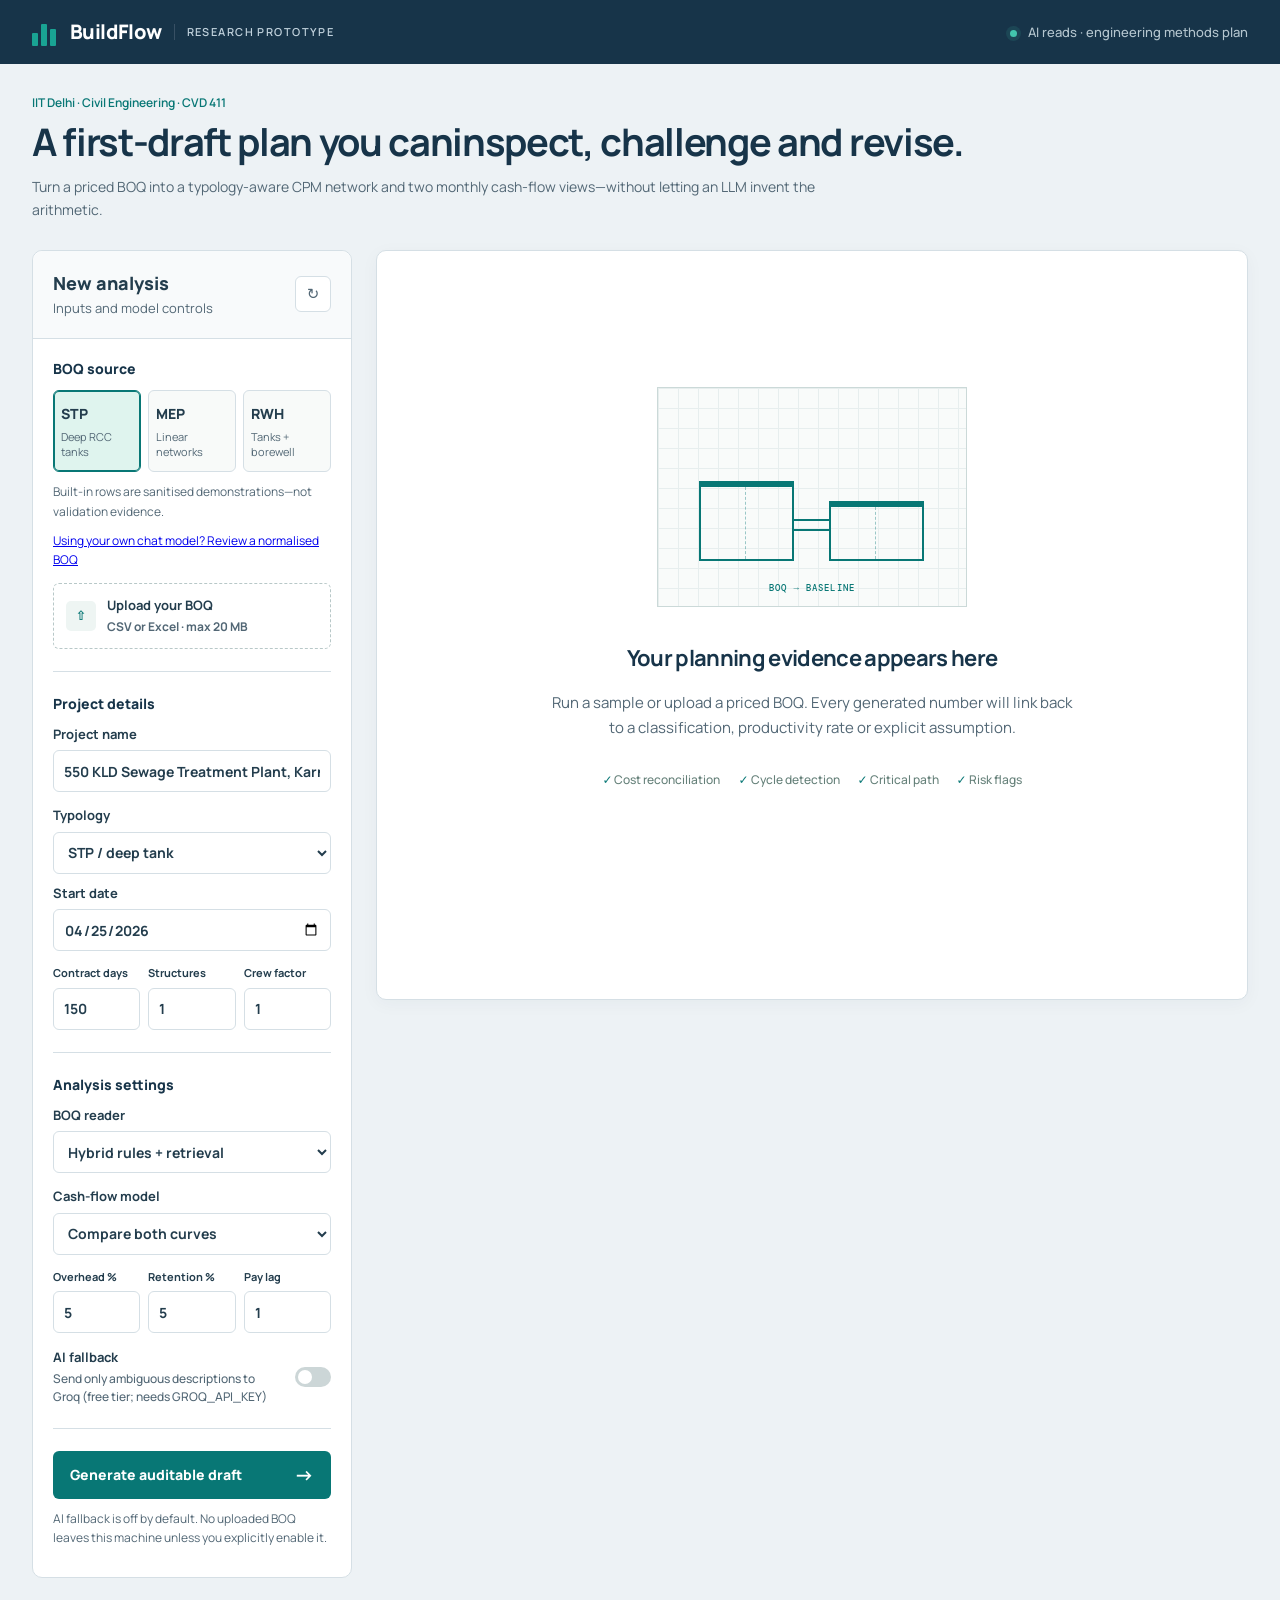
<file: templates/index.html>
<!doctype html>
<html lang="en">
  <head>
    <meta charset="utf-8" />
    <meta name="viewport" content="width=device-width, initial-scale=1" />
    <meta name="description" content="Auditable BOQ-to-schedule and cash-flow research prototype" />
    <title>BuildFlow — BOQ planning workbench</title>
    <link rel="icon" href="data:image/svg+xml,%3Csvg xmlns='http://www.w3.org/2000/svg' viewBox='0 0 32 32'%3E%3Crect width='32' height='32' rx='4' fill='%23112638'/%3E%3Cpath d='M7 23V14h5v9zm7 0V7h5v16zm7 0V11h5v12z' fill='%2319a393'/%3E%3C/svg%3E" />
    <link rel="preconnect" href="https://fonts.googleapis.com" />
    <link rel="preconnect" href="https://fonts.gstatic.com" crossorigin />
    <link href="https://fonts.googleapis.com/css2?family=DM+Mono:wght@400;500&family=Manrope:wght@400;500;600;700;800&display=swap" rel="stylesheet" />
    <link rel="stylesheet" href="/static/style.css" />
    <link rel="stylesheet" href="/static/overrides.css" />
  </head>
  <body>
    <header class="topbar">
      <a class="brand" href="/" aria-label="BuildFlow home">
        <span class="brand-mark"><i></i><i></i><i></i></span>
        <span>BuildFlow</span>
        <small>research prototype</small>
      </a>
      <div class="topbar-note"><span></span> AI reads · engineering methods plan</div>
    </header>

    <main>
      <section class="hero">
        <div class="eyebrow">IIT Delhi · Civil Engineering · CVD 411</div>
        <h1>A first-draft plan you can<br /><em>inspect, challenge and revise.</em></h1>
        <p>Turn a priced BOQ into a typology-aware CPM network and two monthly cash-flow views—without letting an LLM invent the arithmetic.</p>
        <div class="method-strip" aria-label="Method pipeline">
          <span><b>01</b> Parse</span><i></i><span><b>02</b> Classify</span><i></i><span><b>03</b> CPM</span><i></i><span><b>04</b> Cash flow</span><i></i><span><b>05</b> Audit</span>
        </div>
      </section>

      <section class="workbench">
        <aside class="control-panel">
          <div class="panel-heading">
            <div><span>New analysis</span><small>Inputs and model controls</small></div>
            <button id="resetBtn" class="icon-button" title="Reset form">↻</button>
          </div>
          <form id="analysisForm">
            <fieldset>
              <legend>BOQ source</legend>
              <div class="sample-grid">
                <button type="button" class="sample active" data-sample="stp"><span>STP</span><small>Deep RCC tanks</small></button>
                <button type="button" class="sample" data-sample="mep"><span>MEP</span><small>Linear networks</small></button>
                <button type="button" class="sample" data-sample="rwh"><span>RWH</span><small>Tanks + borewell</small></button>
              </div>
              <p class="demo-note">Built-in rows are sanitised demonstrations—not validation evidence.</p>
              <p class="demo-note"><a href="/normalize">Using your own chat model? Review a normalised BOQ</a></p>
              <input type="hidden" name="sample_id" id="sampleId" value="stp" />
              <label class="upload" id="uploadLabel">
                <input id="boqFile" name="file" type="file" accept=".csv,.xlsx,.xlsm" />
                <span class="upload-icon">⇧</span>
                <span><b>Upload your BOQ</b><small>CSV or Excel · max 20 MB</small></span>
              </label>
            </fieldset>

            <fieldset>
              <legend>Project details</legend>
              <label>Project name<input name="name" id="projectName" placeholder="Project title" /></label>
              <div class="field-row">
                <label>Typology
                  <select name="typology" id="typology">
                    <option value="auto">Auto-detect</option><option value="building">RCC building</option><option value="stp_tank">STP / deep tank</option><option value="linear_mep">Linear MEP</option><option value="rwh">RWH + borewell</option>
                  </select>
                </label>
                <label>Start date<input name="start_date" id="startDate" type="date" value="2026-04-25" required /></label>
              </div>
              <div class="field-row three">
                <label>Contract days<input name="contract_duration_days" id="contractDays" type="number" min="1" value="150" /></label>
                <label>Structures<input name="structure_count" id="structureCount" type="number" min="1" max="20" value="1" /></label>
                <label>Crew factor<input name="crew_multiplier" type="number" min="0.25" max="5" step="0.25" value="1" /></label>
              </div>
            </fieldset>

            <fieldset>
              <legend>Analysis settings</legend>
              <label>BOQ reader
                <select name="classifier_mode">
                  <option value="hybrid">Hybrid rules + retrieval</option><option value="rules">Keyword rules baseline</option><option value="retrieval">Retrieval-only baseline</option>
                </select>
              </label>
              <label>Cash-flow model
                <select name="cashflow_mode">
                    <option value="compare">Compare both curves</option><option value="schedule">CPM-linked only</option><option value="phase">Independent phase curve</option>
                </select>
              </label>
              <div class="field-row three">
                <label>Overhead %<input name="indirect_cost_pct" type="number" min="0" max="100" step="0.5" value="5" /></label>
                <label>Retention %<input name="retention_pct" type="number" min="0" max="100" step="0.5" value="5" /></label>
                <label>Pay lag<input name="payment_lag_months" type="number" min="0" max="12" value="1" /></label>
              </div>
              <label class="toggle-row">
                <span><b>AI fallback</b><small>Send only ambiguous descriptions to Groq (free tier; needs GROQ_API_KEY)</small></span>
                <input type="checkbox" name="use_llm_fallback" value="true" /><i></i>
              </label>
            </fieldset>

            <button class="run-button" type="submit"><span>Generate auditable draft</span><b>→</b></button>
            <p class="privacy-note">AI fallback is off by default. No uploaded BOQ leaves this machine unless you explicitly enable it.</p>
          </form>
        </aside>

        <section class="results-panel" id="resultsPanel">
          <div id="emptyState" class="empty-state">
            <div class="blueprint">
              <div class="grid-lines"></div><span class="tank t1"></span><span class="tank t2"></span><span class="pipe"></span><span class="dimension">BOQ → baseline</span>
            </div>
            <h2>Your planning evidence appears here</h2>
            <p>Run a sample or upload a priced BOQ. Every generated number will link back to a classification, productivity rate or explicit assumption.</p>
            <div class="trust-list"><span>✓ Cost reconciliation</span><span>✓ Cycle detection</span><span>✓ Critical path</span><span>✓ Risk flags</span></div>
          </div>

          <div id="loadingState" class="loading-state hidden">
            <div class="loader"><i></i><i></i><i></i></div>
            <h2>Constructing the first draft</h2>
            <p id="loadingText">Reading and standardising BOQ rows…</p>
          </div>

          <div id="results" class="results hidden">
            <div class="result-header">
              <div><span class="status-pill">Draft generated</span><span id="provenancePill" class="status-pill provenance-pill"></span><h2 id="resultTitle"></h2><p id="resultSubtitle"></p></div>
              <a id="exportLink" class="export-button" href="#">Export Excel <b>↓</b></a>
            </div>

            <div class="metric-grid">
              <article><small>BOQ value</small><strong id="metricValue">—</strong><span id="metricRecon">—</span></article>
              <article><small>CPM duration</small><strong id="metricDuration">—</strong><span id="metricFinish">—</span></article>
              <article><small>Classification</small><strong id="metricClassified">—</strong><span id="metricConfidence">—</span></article>
              <article><small>Review flags</small><strong id="metricFlags">—</strong><span>planner decisions required</span></article>
            </div>

            <nav class="tabs" aria-label="Analysis outputs">
              <button class="active" data-tab="overview">Overview</button><button data-tab="schedule">CPM schedule</button><button data-tab="cashflow">Cash flow</button><button data-tab="boq">BOQ reader</button><button data-tab="audit">Audit trail</button>
            </nav>

            <div id="overview" class="tab-panel active">
              <div class="split-grid">
                <article class="card">
                  <div class="card-heading"><div><small>Network result</small><h3>Critical path</h3></div><span id="criticalCount"></span></div>
                  <div id="criticalPath" class="critical-path"></div>
                </article>
                <article class="card">
                  <div class="card-heading"><div><small>Research comparison</small><h3>Cash-curve divergence</h3></div></div>
                  <div class="comparison-stat"><strong id="curveMae">—</strong><span>monthly MAE<br />as % of BOQ value</span></div>
                  <div class="peak-row"><span>CPM peak <b id="schedulePeak">—</b></span><span>Independent peak <b id="independentPeak">—</b></span></div>
                </article>
              </div>
              <article class="card findings-card"><div class="card-heading"><div><small>Automated checks</small><h3>What a planner must review</h3></div></div><div id="topFindings"></div></article>
            </div>

            <div id="schedule" class="tab-panel">
              <article class="card wide-card">
                <div class="card-heading"><div><small>6-day working week</small><h3>CPM Gantt</h3></div><button id="editSchedule" class="text-button">Edit durations</button></div>
                <div id="gantt" class="gantt"></div>
                <div id="replanBar" class="replan-bar hidden"><span>Planner edits are local assumptions and will be recorded in the trace.</span><button id="saveReplan">Recalculate CPM</button></div>
              </article>
            </div>

            <div id="cashflow" class="tab-panel">
              <article class="card wide-card"><div class="card-heading"><div><small>Monthly planned work value</small><h3>S-curve comparison</h3></div><div class="legend"><span class="solid">CPM linked</span><span class="dash">Independent</span></div></div><div id="cashChart" class="cash-chart"></div></article>
              <article class="card wide-card table-card"><div class="card-heading"><div><small>Primary curve</small><h3>Monthly cash-flow ledger</h3></div></div><div class="table-wrap"><table><thead><tr><th>Month</th><th>Work value</th><th>Expenditure</th><th>Receipt</th><th>Net flow</th><th>Cumulative</th></tr></thead><tbody id="cashRows"></tbody></table></div></article>
            </div>

            <div id="boq" class="tab-panel">
              <article class="card wide-card table-card"><div class="card-heading"><div><small>Review descriptions, classification and supporting evidence</small><h3>Classified BOQ rows</h3></div><input id="boqSearch" type="search" aria-label="Filter BOQ descriptions" placeholder="Search BOQ descriptions…" /></div><div class="table-wrap" tabindex="0" role="region" aria-label="Classified BOQ rows, scroll for more columns"><table><thead><tr><th>ID</th><th>Description</th><th>Quantity</th><th>Amount</th><th>Package</th><th>Confidence</th><th>Evidence</th></tr></thead><tbody id="boqRows"></tbody></table></div></article>
            </div>

            <div id="audit" class="tab-panel">
              <div class="split-grid audit-grid"><article class="card"><div class="card-heading"><div><small>Agent calls</small><h3>Orchestration trace</h3></div></div><div id="traceList" class="trace-list"></div></article><article class="card"><div class="card-heading"><div><small>Declared model limits</small><h3>Assumptions</h3></div></div><ol id="assumptionList" class="assumption-list"></ol></article></div>
            </div>
          </div>
        </section>
      </section>
    </main>

    <div id="toast" class="toast hidden"></div>
    <script src="/static/app.js"></script>
  </body>
</html>
</file>
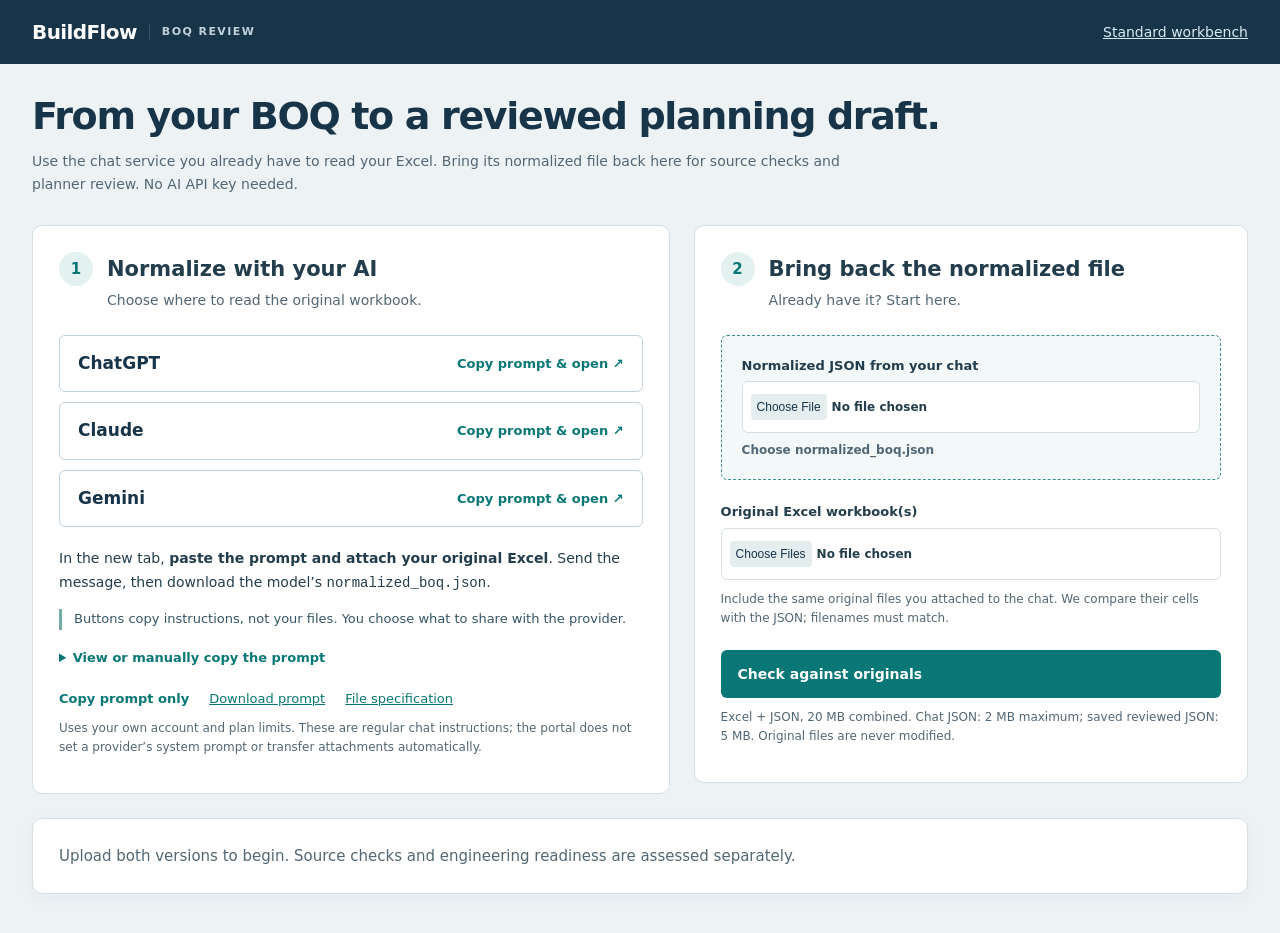
<file: templates/normalize.html>
<!doctype html>
<html lang="en">
<head>
  <meta charset="utf-8"><meta name="viewport" content="width=device-width, initial-scale=1">
  <title>Review chat-normalized BOQ · BuildFlow</title>
  <link rel="icon" href="data:,">
  <link rel="stylesheet" href="/static/style.css"><link rel="stylesheet" href="/static/overrides.css">
  <link rel="stylesheet" href="/static/normalize.css">
</head>
<body class="normalize-page">
  <header class="topbar"><a class="brand" href="/">BuildFlow <small>BOQ review</small></a><a href="/workbench" class="back-link">Standard workbench</a></header>
  <main>
    <section class="hero">
      <h1>From your BOQ to a reviewed planning draft.</h1>
      <p>Use the chat service you already have to read your Excel. Bring its normalized file back here for source checks and planner review. No AI API key needed.</p>
    </section>
    <section class="intake-grid" aria-label="Normalize and upload your BOQ">
      <article class="handoff-panel">
        <div class="step-heading"><span class="step-number" aria-hidden="true">1</span><div><h2>Normalize with your AI</h2><p>Choose where to read the original workbook.</p></div></div>
        <div class="provider-options">
          <a href="https://chatgpt.com/" data-provider="ChatGPT" target="_blank" rel="noopener noreferrer"><strong>ChatGPT</strong><span>Copy prompt &amp; open <span aria-hidden="true">↗</span></span></a>
          <a href="https://claude.ai/new" data-provider="Claude" target="_blank" rel="noopener noreferrer"><strong>Claude</strong><span>Copy prompt &amp; open <span aria-hidden="true">↗</span></span></a>
          <a href="https://gemini.google.com/app" data-provider="Gemini" target="_blank" rel="noopener noreferrer"><strong>Gemini</strong><span>Copy prompt &amp; open <span aria-hidden="true">↗</span></span></a>
        </div>
        <p class="handoff-instructions">In the new tab, <strong>paste the prompt and attach your original Excel</strong>. Send the message, then download the model’s <code>normalized_boq.json</code>.</p>
        <p id="promptStatus" class="prompt-status" role="status" aria-live="polite">Buttons copy instructions, not your files. You choose what to share with the provider.</p>
        <details id="promptDetails">
          <summary>View or manually copy the prompt</summary>
          <label for="normalizerPrompt">Normalization instructions</label>
          <textarea id="normalizerPrompt" readonly spellcheck="false">{{ normalizer_prompt }}</textarea>
        </details>
        <div class="prompt-actions"><button type="button" id="copyPrompt" class="text-button">Copy prompt only</button><a href="/api/normalization/prompt">Download prompt</a><a href="/api/normalization/schema">File specification</a></div>
        <p class="privacy-note">Uses your own account and plan limits. These are regular chat instructions; the portal does not set a provider’s system prompt or transfer attachments automatically.</p>
        <noscript><p>JavaScript is disabled. Download or manually copy the prompt, then open a provider above. File validation requires JavaScript.</p></noscript>
      </article>
      <article class="handoff-panel upload-panel">
        <div class="step-heading"><span class="step-number" aria-hidden="true">2</span><div><h2>Bring back the normalized file</h2><p>Already have it? Start here.</p></div></div>
        <form id="sourceForm">
          <label class="normalized-upload">Normalized JSON from your chat<input name="normalized" type="file" accept=".json,application/json" required><span>Choose normalized_boq.json</span></label>
          <label>Original Excel workbook(s)<input name="originals" type="file" accept=".xlsx,.xlsm" multiple required></label>
          <p class="demo-note">Include the same original files you attached to the chat. We compare their cells with the JSON; filenames must match.</p>
          <button class="run-button" id="reviewButton" type="submit">Check against originals</button>
          <p class="privacy-note">Excel + JSON, 20 MB combined. Chat JSON: 2 MB maximum; saved reviewed JSON: 5 MB. Original files are never modified.</p>
        </form>
      </article>
    </section>
    <section class="review-workspace">
      <section class="results-panel">
        <div id="reviewStatus" role="status" aria-live="polite">Upload both versions to begin. Source checks and engineering readiness are assessed separately.</div>
        <p id="reviewError" role="alert" class="hidden"></p>
        <div id="reviewOutput" class="hidden">
          <div class="metric-grid" id="reviewMetrics"></div>
          <article class="card">
            <div class="card-heading"><div><h2>Effective items and source evidence</h2><small>Values below reflect the last successful recheck. Original AI proposals remain in the decision editor.</small></div></div>
            <div class="table-wrap" tabindex="0" role="region" aria-label="Normalised BOQ source comparison">
              <table class="review-table"><thead><tr><th>Source item</th><th>Description and evidence</th><th>Quantity</th><th>Proposed operation</th><th>Amount</th></tr></thead><tbody id="reviewRows"></tbody></table>
            </div>
          </article>
          <article class="card findings-card"><h2>Resolve before calculation</h2><p class="demo-note">Source checks verify cell values, not semantic correctness. Decisions can acknowledge a value difference, but cannot waive missing scope or unsupported engineering.</p><div id="reviewChecks"></div><details><summary>Original source-check history (retained)</summary><div id="originalChecks"></div></details></article>
          <article class="card findings-card">
            <h2>Review and correct values</h2>
            <p class="demo-note">Choose Excel, accept an existing AI proposal, or enter a manual value. Reasons are optional; reviewer names are required. Source evidence repairs are computed locally; no AI API is called.</p>
            <label>Decision reviewer<input id="decisionReviewer" maxlength="120" autocomplete="name" placeholder="Your name"></label>
            <div class="bulk-decisions">
              <label>Shared reason (optional)<input id="bulkReason" maxlength="30000" placeholder="Applies to all bulk-selected AI values"></label>
              <button type="button" id="useAllAI" class="export-button">Use AI values for all editable fields</button>
              <p class="demo-note">Selects the proposals already in your JSON, including missing values. Evidence repairs are left unchanged. You can adjust individual choices afterward; rechecking is still required.</p>
            </div>
            <div id="decisionEditor"></div>
            <p id="decisionState" role="status" aria-live="polite"></p>
            <div class="decision-toolbar"><button type="button" id="recheckDecisions" class="export-button">Recheck changes</button><button type="button" id="downloadReview" class="export-button">Save reviewed JSON</button></div>
            <p class="demo-note">Saved drafts may contain unresolved checks. To resume, upload the reviewed JSON and the same original Excel files. Saving does not approve a model run.</p>
          </article>
          <article class="card findings-card">
            <h2>Planner confirmation</h2>
            <p class="demo-note">Use independently confirmed project settings. Proposed labels are preserved after review; the keyword classifier will not overwrite them.</p>
            <form id="approvalForm">
              <div class="approval-grid">
                <label>Reviewer name<input name="reviewer" maxlength="120" required autocomplete="name"></label>
                <label>Project name<input name="name" required maxlength="250"></label>
                <label>Project type<select name="typology" required><option value="">Choose type</option><option value="rwh">RWH + borewell</option><option value="stp_tank">STP / deep tank</option><option value="linear_mep">Linear MEP</option><option value="building">RCC building</option></select></label>
                <label>Project start<input name="start_date" type="date" required></label>
                <label>Number of structures<input name="structure_count" type="number" min="1" max="100" required></label>
                <label>Quantity basis<select name="quantity_basis" required><option value="">Confirm scope</option><option value="project_total">Source quantities are project totals</option></select></label>
                <label>Output<select name="cashflow_mode" id="importCashMode"><option value="schedule">Schedule only</option><option value="compare">Schedule and cash-flow comparison</option></select></label>
                <label>Contract duration (working days)<input name="contract_duration_days" id="importContractDays" type="number" min="1" max="3650"></label>
              </div>
              <label class="review-checkbox"><input name="review_confirmed" type="checkbox" value="true" required><span>I reviewed every description, classification, source context and the complete item inventory, including possible omitted lines.</span></label>
              <label class="review-checkbox"><input name="scope_confirmed" type="checkbox" value="true" required><span>I confirm the reviewed effective quantities cover the complete project and the number of structures entered above.</span></label>
              <label class="review-checkbox"><input name="contract_confirmed" id="importContractConfirmed" type="checkbox" value="true"><span>The entered working-day duration is independently confirmed from project information, not copied from this model’s CPM schedule.</span></label>
              <p id="admissionNote" class="demo-note"></p>
              <button id="analyzeImport" type="submit" class="run-button">Run reviewed model</button>
            </form>
          </article>
        </div>
        <article id="importResult" class="card findings-card hidden" aria-live="polite"></article>
      </section>
    </section>
  </main>
  <script src="/static/chat-handoff.js"></script>
  <script src="/static/review-decisions.js"></script>
  <script src="/static/normalize.js"></script>
</body>
</html>
</file>
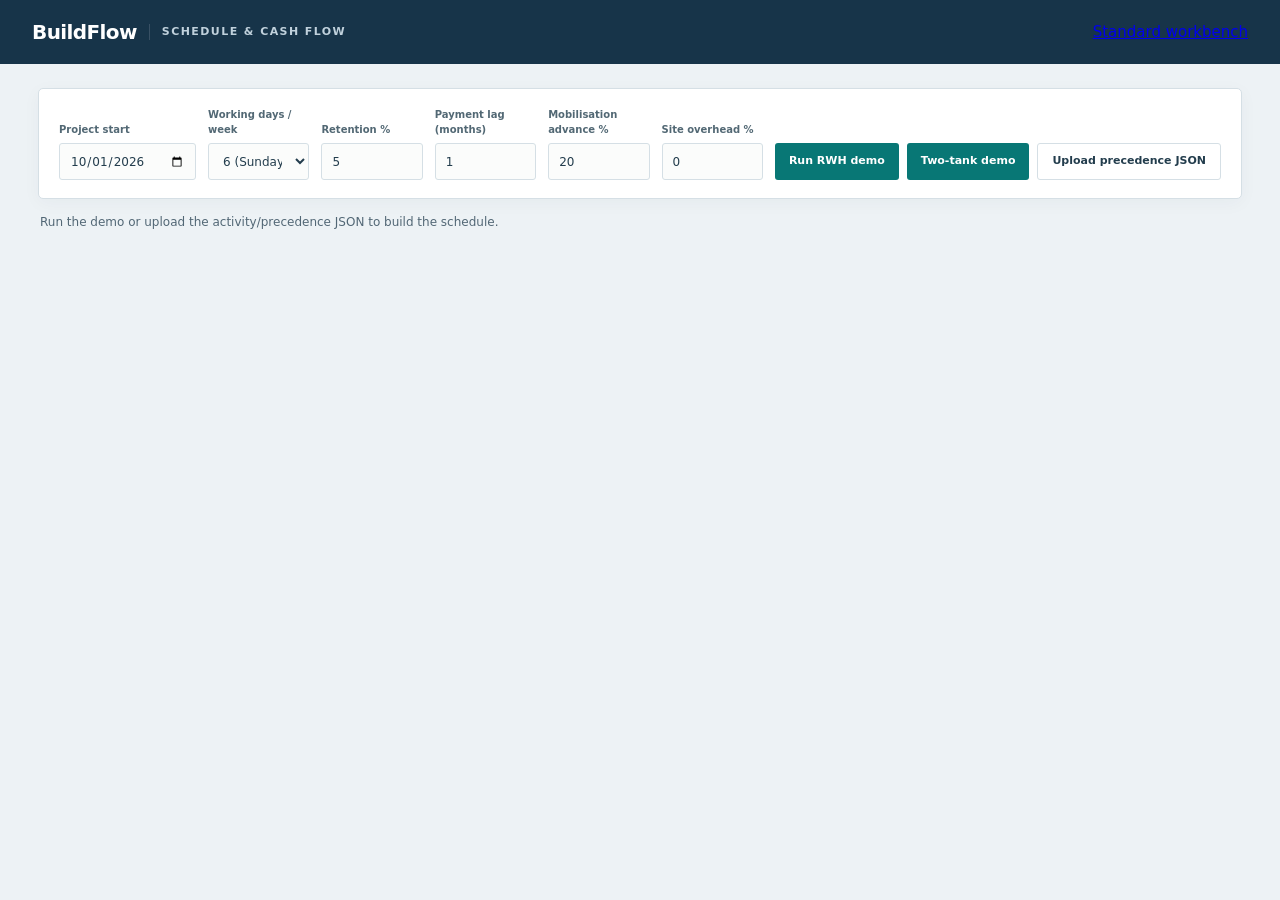
<file: templates/schedule.html>
<!doctype html>
<html lang="en">
<head>
  <meta charset="utf-8"><meta name="viewport" content="width=device-width, initial-scale=1">
  <title>Schedule &amp; cash flow · BuildFlow</title>
  <link rel="icon" href="data:,">
  <link rel="stylesheet" href="/static/style.css"><link rel="stylesheet" href="/static/overrides.css">
  <link rel="stylesheet" href="/static/schedule.css">
</head>
<body class="schedule-page">
  <header class="topbar"><a class="brand" href="/">BuildFlow <small>Schedule &amp; cash flow</small></a><a href="/workbench" class="back-link">Standard workbench</a></header>
  <main class="sched-main">
    <section class="sched-controls" aria-label="Schedule settings">
      <div class="sched-field"><label for="startDate">Project start</label><input id="startDate" type="date" value="2026-10-01"></div>
      <div class="sched-field"><label for="workweek">Working days / week</label><select id="workweek"><option value="6" selected>6 (Sunday off)</option><option value="5">5</option><option value="7">7</option></select></div>
      <div class="sched-field"><label for="retention">Retention %</label><input id="retention" type="number" min="0" max="100" step="0.5" value="5"></div>
      <div class="sched-field"><label for="lag">Payment lag (months)</label><input id="lag" type="number" min="0" max="12" step="1" value="1"></div>
      <div class="sched-field"><label for="advance">Mobilisation advance %</label><input id="advance" type="number" min="0" max="100" step="1" value="20"></div>
      <div class="sched-field"><label for="indirect">Site overhead %</label><input id="indirect" type="number" min="0" max="100" step="0.5" value="0"></div>
      <div class="sched-actions">
        <button id="runDemo" type="button">Run RWH demo</button>
        <button id="runTwoTank" type="button">Two-tank demo</button>
        <label class="sched-upload" for="precedenceFile">Upload precedence JSON<input id="precedenceFile" type="file" accept="application/json,.json"></label>
      </div>
    </section>
    <p id="status" class="sched-status" role="status" aria-live="polite">Run the demo or upload the activity/precedence JSON to build the schedule.</p>
    <p id="banner" class="sched-banner hidden"></p>
    <section id="metrics" class="sched-metrics hidden" aria-label="Summary"></section>
    <section id="results" class="sched-results hidden">
      <div class="tabs" role="tablist">
        <button class="active" data-tab="gantt" role="tab">Gantt</button>
        <button data-tab="monthly" role="tab">Monthly allocation</button>
        <button data-tab="scurve" role="tab">S-curve</button>
        <button data-tab="cash" role="tab">Cash flow</button>
        <button data-tab="table" role="tab">Activity table</button>
      </div>
      <div id="tab-gantt" class="tab-panel active"><div class="chart-box" id="ganttBox"></div><p class="sched-legend"><span class="lg crit"></span>Critical <span class="lg norm"></span>Non-critical <span class="lg dep"></span>Dependency</p></div>
      <div id="tab-monthly" class="tab-panel"><div class="chart-box" id="monthlyBox"></div><div class="table-wrap" id="allocTable"></div></div>
      <div id="tab-scurve" class="tab-panel"><div class="chart-box" id="sBox"></div></div>
      <div id="tab-cash" class="tab-panel"><h3 class="sched-h">Expenditure vs receipts</h3><div class="chart-box" id="cashBox"></div><h3 class="sched-h">Cumulative net cash (below zero = contractor is funding the work)</h3><div class="chart-box" id="netBox"></div></div>
      <div id="tab-table" class="tab-panel"><div class="table-wrap" id="actTable"></div></div>
    </section>
  </main>
  <div id="toast" class="toast hidden" role="alert"></div>
  <script src="/static/schedule.js"></script>
</body>
</html>
</file>
<file: static/style.css>
:root{--navy:#112638;--ink:#173143;--muted:#657986;--teal:#0e7c7b;--teal2:#19a393;--mint:#dff4ee;--paper:#f4f6f3;--white:#fff;--line:#dce3e2;--amber:#e8a735;--red:#c9574f;--shadow:0 20px 60px rgba(17,38,56,.09)}
*{box-sizing:border-box}html{scroll-behavior:smooth}body{margin:0;background:var(--paper);color:var(--ink);font-family:Manrope,system-ui,sans-serif}.hidden{display:none!important}button,input,select{font:inherit}.topbar{height:68px;padding:0 max(28px,calc((100vw - 1440px)/2));display:flex;align-items:center;justify-content:space-between;background:var(--navy);color:#fff}.brand{display:flex;align-items:center;gap:12px;color:inherit;text-decoration:none;font-weight:800;font-size:20px;letter-spacing:-.03em}.brand small{font-size:10px;font-weight:600;letter-spacing:.13em;text-transform:uppercase;color:#8eabb9;border-left:1px solid #385064;padding-left:12px}.brand-mark{width:26px;height:28px;position:relative;display:flex;align-items:flex-end;gap:3px}.brand-mark i{display:block;width:6px;background:var(--teal2);border-radius:1px}.brand-mark i:nth-child(1){height:13px}.brand-mark i:nth-child(2){height:22px}.brand-mark i:nth-child(3){height:17px}.topbar-note{font:500 11px DM Mono,monospace;color:#b5c6cf;text-transform:uppercase;letter-spacing:.08em}.topbar-note span{display:inline-block;width:7px;height:7px;background:#42c5ad;border-radius:50%;margin-right:8px;box-shadow:0 0 0 4px rgba(66,197,173,.12)}main{max-width:1440px;margin:auto}.hero{padding:66px 38px 48px;background:radial-gradient(circle at 82% 22%,rgba(25,163,147,.09),transparent 25%)}.eyebrow{font:500 11px DM Mono,monospace;letter-spacing:.15em;text-transform:uppercase;color:var(--teal);margin-bottom:20px}.hero h1{font-size:clamp(38px,5vw,66px);line-height:1.02;letter-spacing:-.052em;margin:0;max-width:990px;color:var(--navy)}.hero h1 em{font-style:normal;color:var(--teal)}.hero>p{font-size:16px;line-height:1.7;color:var(--muted);max-width:730px;margin:24px 0 32px}.method-strip{display:flex;align-items:center;gap:16px;max-width:760px;color:#526b78;font:500 11px DM Mono,monospace;text-transform:uppercase;letter-spacing:.05em}.method-strip span{white-space:nowrap}.method-strip b{color:var(--teal);font-weight:500;margin-right:5px}.method-strip i{height:1px;background:#c9d6d4;flex:1;position:relative}.method-strip i:after{content:"";position:absolute;right:0;top:-2px;width:5px;height:5px;border-top:1px solid #91aaa8;border-right:1px solid #91aaa8;transform:rotate(45deg)}.workbench{display:grid;grid-template-columns:360px 1fr;gap:22px;padding:0 38px 56px}.control-panel,.results-panel{background:var(--white);border:1px solid var(--line);box-shadow:var(--shadow);border-radius:5px}.control-panel{align-self:start;position:sticky;top:14px}.panel-heading{padding:21px 22px;display:flex;justify-content:space-between;align-items:center;border-bottom:1px solid var(--line)}.panel-heading div{display:flex;flex-direction:column}.panel-heading span{font-weight:800;font-size:15px}.panel-heading small{color:var(--muted);font-size:11px;margin-top:2px}.icon-button{width:32px;height:32px;border:1px solid var(--line);background:#fff;color:var(--muted);cursor:pointer;border-radius:3px}.control-panel form{padding:0 22px 20px}fieldset{border:0;border-bottom:1px solid var(--line);padding:22px 0;margin:0}legend{font:500 10px DM Mono,monospace;text-transform:uppercase;letter-spacing:.12em;color:var(--teal);padding:0 0 15px}.sample-grid{display:grid;grid-template-columns:repeat(3,1fr);gap:7px}.sample{background:#f8faf9;border:1px solid var(--line);padding:10px 5px;border-radius:3px;color:var(--ink);cursor:pointer;text-align:left}.sample span{display:block;font-size:12px;font-weight:800}.sample small{font-size:8px;color:var(--muted);white-space:nowrap}.sample.active{border-color:var(--teal);background:var(--mint);box-shadow:inset 0 0 0 1px var(--teal)}.upload{margin-top:10px;border:1px dashed #b8c8c8;border-radius:3px;padding:11px;display:flex;align-items:center;gap:11px;cursor:pointer}.upload input{display:none}.upload-icon{width:30px;height:30px;display:grid;place-items:center;background:#eef5f3;color:var(--teal);font-weight:800}.upload b,.upload small{display:block}.upload b{font-size:11px}.upload small{font-size:9px;color:var(--muted);margin-top:2px}.upload.has-file{border-color:var(--teal);background:#f4fbf8}label{font-size:10px;font-weight:700;color:#526874;display:block}label input,label select{display:block;width:100%;height:37px;border:1px solid var(--line);border-radius:3px;background:#fbfcfb;color:var(--ink);padding:0 10px;margin-top:6px;font-size:11px;outline:none}label input:focus,label select:focus{border-color:var(--teal);box-shadow:0 0 0 2px rgba(14,124,123,.09)}.field-row{display:grid;grid-template-columns:1fr 1fr;gap:9px;margin-top:11px}.field-row.three{grid-template-columns:repeat(3,1fr)}fieldset>label+label{margin-top:11px}.toggle-row{display:flex;align-items:center;justify-content:space-between;margin-top:15px!important}.toggle-row span b,.toggle-row span small{display:block}.toggle-row span b{font-size:11px}.toggle-row span small{font-size:8px;font-weight:500;color:var(--muted);margin-top:2px}.toggle-row input{position:absolute;opacity:0;width:0;height:0}.toggle-row i{width:36px;height:20px;background:#ccd6d7;border-radius:20px;position:relative;transition:.2s}.toggle-row i:after{content:"";position:absolute;width:14px;height:14px;border-radius:50%;background:white;left:3px;top:3px;transition:.2s}.toggle-row input:checked+i{background:var(--teal)}.toggle-row input:checked+i:after{left:19px}.run-button{width:100%;height:48px;border:0;background:var(--teal);color:white;margin-top:19px;border-radius:3px;font-size:12px;font-weight:800;display:flex;align-items:center;justify-content:space-between;padding:0 17px;cursor:pointer;transition:.2s}.run-button:hover{background:#086e6d;transform:translateY(-1px)}.run-button:disabled{opacity:.6;cursor:wait}.run-button b{font-size:20px}.privacy-note{font-size:8px;line-height:1.5;color:#87969d;margin:10px 3px 0}.results-panel{min-height:760px;padding:26px;overflow:hidden}.empty-state,.loading-state{min-height:705px;display:flex;flex-direction:column;align-items:center;justify-content:center;text-align:center}.blueprint{width:310px;height:220px;border:1px solid #cbd9d8;position:relative;margin-bottom:35px;background:#f9fbfa;overflow:hidden}.grid-lines{position:absolute;inset:0;background-image:linear-gradient(#e7eeee 1px,transparent 1px),linear-gradient(90deg,#e7eeee 1px,transparent 1px);background-size:20px 20px}.tank{position:absolute;border:2px solid var(--teal);border-top:6px solid var(--teal);bottom:45px;height:80px;width:95px}.tank:after{content:"";position:absolute;left:48%;height:100%;border-left:1px dashed rgba(14,124,123,.4)}.tank.t1{left:41px}.tank.t2{right:42px;height:60px}.pipe{position:absolute;left:135px;right:135px;bottom:75px;height:12px;border-top:2px solid var(--teal);border-bottom:2px solid var(--teal)}.dimension{position:absolute;bottom:12px;left:50%;transform:translateX(-50%);font:500 9px DM Mono,monospace;color:var(--teal);white-space:nowrap;text-transform:uppercase;letter-spacing:.12em}.empty-state h2,.loading-state h2{margin:0;font-size:22px;letter-spacing:-.03em;color:var(--navy)}.empty-state>p,.loading-state>p{max-width:530px;color:var(--muted);font-size:12px;line-height:1.7}.trust-list{display:flex;gap:18px;font:500 9px DM Mono,monospace;text-transform:uppercase;color:#658079;margin-top:15px}.trust-list span:First-letter{color:var(--teal)}.loader{display:flex;gap:8px;margin-bottom:28px}.loader i{width:12px;height:36px;background:var(--teal);animation:load 1s infinite ease-in-out}.loader i:nth-child(2){animation-delay:.13s;height:54px}.loader i:nth-child(3){animation-delay:.26s;height:44px}@keyframes load{0%,100%{transform:scaleY(.65);opacity:.45}50%{transform:scaleY(1);opacity:1}}.result-header{display:flex;justify-content:space-between;align-items:flex-start;padding:3px 2px 22px;border-bottom:1px solid var(--line)}.status-pill{display:inline-block;padding:5px 8px;background:var(--mint);color:var(--teal);font:500 8px DM Mono,monospace;text-transform:uppercase;letter-spacing:.1em}.result-header h2{font-size:24px;letter-spacing:-.035em;margin:11px 0 4px;color:var(--navy)}.result-header p{font:400 10px DM Mono,monospace;color:var(--muted);margin:0}.export-button{border:1px solid var(--line);border-radius:3px;padding:11px 13px;text-decoration:none;color:var(--ink);font-size:10px;font-weight:800}.export-button b{color:var(--teal);font-size:15px;margin-left:7px}.metric-grid{display:grid;grid-template-columns:repeat(4,1fr);gap:1px;background:var(--line);border:1px solid var(--line);margin:20px 0}.metric-grid article{background:white;padding:16px 17px}.metric-grid small,.metric-grid span{display:block}.metric-grid small{text-transform:uppercase;color:var(--muted);font:500 8px DM Mono,monospace;letter-spacing:.08em}.metric-grid strong{display:block;font-size:20px;letter-spacing:-.04em;color:var(--navy);margin:7px 0 4px}.metric-grid span{font-size:8px;color:#7c8d95}.tabs{display:flex;border-bottom:1px solid var(--line);gap:25px;margin-bottom:18px}.tabs button{border:0;background:none;padding:11px 1px;font-size:9px;font-weight:800;color:#73858d;text-transform:uppercase;letter-spacing:.05em;position:relative;cursor:pointer}.tabs button.active{color:var(--teal)}.tabs button.active:after{content:"";position:absolute;bottom:-1px;left:0;right:0;height:2px;background:var(--teal)}.tab-panel{display:none}.tab-panel.active{display:block}.split-grid{display:grid;grid-template-columns:1.25fr .75fr;gap:14px}.card{border:1px solid var(--line);padding:18px;background:#fff;border-radius:3px}.card-heading{display:flex;align-items:center;justify-content:space-between;margin-bottom:17px}.card-heading small{font:500 8px DM Mono,monospace;text-transform:uppercase;color:var(--teal);letter-spacing:.09em}.card-heading h3{font-size:14px;margin:4px 0 0;color:var(--navy)}.critical-path{display:flex;align-items:stretch;gap:5px;overflow:auto;padding:3px 0 5px}.path-node{min-width:72px;max-width:100px;padding:9px;border:1px solid #efc675;background:#fffaf0;position:relative}.path-node+.path-node:before{content:"→";position:absolute;left:-7px;top:17px;color:#b98c35;background:white}.path-node b,.path-node small{display:block}.path-node b{font:500 9px DM Mono,monospace;color:#9a6b16}.path-node small{font-size:8px;line-height:1.35;margin-top:4px;color:#5d6669}.comparison-stat{display:flex;align-items:center;gap:13px;margin-top:7px}.comparison-stat strong{font-size:38px;color:var(--teal);letter-spacing:-.06em}.comparison-stat span{font-size:8px;color:var(--muted);line-height:1.5;text-transform:uppercase}.peak-row{display:flex;flex-direction:column;gap:6px;margin-top:13px;padding-top:12px;border-top:1px solid var(--line)}.peak-row span{font-size:9px;color:var(--muted);display:flex;justify-content:space-between}.peak-row b{color:var(--ink)}.findings-card{margin-top:14px}.finding{display:grid;grid-template-columns:74px 1fr;gap:12px;padding:11px 0;border-top:1px solid #edf1f0}.finding:first-child{border-top:0}.severity{font:500 8px DM Mono,monospace;text-transform:uppercase;letter-spacing:.06em}.severity.high,.severity.error{color:var(--red)}.severity.warning{color:#a9781d}.severity.info{color:var(--teal)}.finding b{font-size:10px}.finding p{font-size:9px;line-height:1.5;color:var(--muted);margin:3px 0}.wide-card{padding:18px 18px 12px}.text-button{border:0;background:none;color:var(--teal);font-size:9px;font-weight:800;cursor:pointer}.gantt{overflow:auto;max-height:505px}.gantt-head,.gantt-row{display:grid;grid-template-columns:190px 58px minmax(500px,1fr);align-items:center;min-width:760px}.gantt-head{position:sticky;top:0;background:white;z-index:2;height:34px;border-bottom:1px solid var(--line)}.gantt-head .timeline,.gantt-row .timeline{display:grid;grid-template-columns:repeat(var(--months),1fr);height:100%;position:relative}.gantt-head .timeline span{font:500 7px DM Mono,monospace;text-transform:uppercase;color:var(--muted);border-left:1px solid var(--line);padding-left:5px}.gantt-row{min-height:39px;border-bottom:1px solid #edf1f0}.activity-name b,.activity-name small{display:block}.activity-name b{font-size:9px}.activity-name small{font:400 7px DM Mono,monospace;color:var(--muted);margin-top:2px}.duration-input{font:500 9px DM Mono,monospace}.duration-input input{width:44px;height:25px;border:1px solid var(--line);padding:2px 4px}.gantt-row .timeline{background-image:linear-gradient(90deg,var(--line) 1px,transparent 1px);background-size:calc(100% / var(--months)) 100%}.bar{position:absolute;top:10px;height:18px;background:var(--teal);left:var(--left);width:max(3px,var(--width));border-radius:2px;min-width:2px}.bar.critical{background:var(--amber)}.bar:hover:after{content:attr(data-label);position:absolute;bottom:22px;left:0;background:var(--navy);color:white;padding:5px 7px;font:400 8px DM Mono,monospace;white-space:nowrap;z-index:5}.milestone-bar{width:9px!important;height:9px;transform:rotate(45deg);top:14px;background:var(--navy)}.replan-bar{display:flex;align-items:center;justify-content:space-between;background:#fff8ea;border:1px solid #efd597;padding:10px 12px;margin-top:12px;font-size:9px}.replan-bar button{border:0;background:var(--navy);color:white;padding:8px 11px;font-size:9px;font-weight:800}.legend{display:flex;gap:14px;font:500 8px DM Mono,monospace;color:var(--muted)}.legend span:before{content:"";display:inline-block;width:18px;border-top:2px solid var(--teal);vertical-align:middle;margin-right:5px}.legend .dash:before{border-top-style:dashed;border-color:var(--amber)}.cash-chart{height:260px}.cash-chart svg{width:100%;height:100%;overflow:visible}.chart-axis{stroke:#cfdad9;stroke-width:1}.chart-grid{stroke:#e9eeee;stroke-width:1}.chart-label{font:8px DM Mono,monospace;fill:#75878e}.chart-line{fill:none;stroke:var(--teal);stroke-width:2.5}.chart-line.secondary{stroke:var(--amber);stroke-dasharray:6 4}.chart-area{fill:url(#areaGradient);opacity:.35}.chart-dot{fill:white;stroke:var(--teal);stroke-width:2}.table-card{margin-top:14px}.table-wrap{overflow:auto;max-height:430px}table{width:100%;border-collapse:collapse;min-width:720px}th{text-align:left;font:500 7px DM Mono,monospace;color:var(--muted);text-transform:uppercase;letter-spacing:.06em;background:#f6f8f7;position:sticky;top:0;z-index:1}th,td{padding:9px 10px;border-bottom:1px solid #e8eeee}td{font-size:8px;color:#455d68}td strong{font-size:9px;color:var(--ink)}.confidence{display:inline-block;width:54px;height:5px;background:#e2e9e8;vertical-align:middle;margin-right:5px}.confidence i{display:block;height:100%;background:var(--teal);width:var(--confidence)}#boqSearch{width:190px;height:30px;border:1px solid var(--line);padding:0 9px;font-size:9px}.trace-list{position:relative}.trace-item{display:grid;grid-template-columns:28px 1fr;gap:10px;padding:0 0 16px;position:relative}.trace-item:not(:last-child):before{content:"";position:absolute;left:12px;top:24px;bottom:0;border-left:1px dashed #b8ceca}.trace-number{width:25px;height:25px;display:grid;place-items:center;background:var(--mint);color:var(--teal);font:500 9px DM Mono,monospace;border-radius:50%}.trace-item b{font-size:9px}.trace-item p{font-size:8px;color:var(--muted);line-height:1.45;margin:3px 0}.trace-item code{font:400 7px DM Mono,monospace;color:#7e8c92}.assumption-list{padding-left:20px;margin:0}.assumption-list li{padding:0 0 12px 4px;font-size:9px;line-height:1.55;color:var(--muted)}.assumption-list li::marker{font:500 9px DM Mono,monospace;color:var(--teal)}.toast{position:fixed;right:25px;bottom:25px;background:var(--navy);color:white;padding:13px 17px;font-size:10px;box-shadow:var(--shadow);z-index:10;max-width:360px}.toast.error{background:#8c3937}@media(max-width:1050px){.workbench{grid-template-columns:310px 1fr;padding-left:20px;padding-right:20px}.hero{padding-left:22px}.metric-grid{grid-template-columns:1fr 1fr}.split-grid{grid-template-columns:1fr}.trust-list{flex-wrap:wrap}.control-panel{position:static}}@media(max-width:760px){.topbar-note,.brand small{display:none}.hero{padding:42px 20px 30px}.hero h1{font-size:38px}.method-strip{overflow:auto}.workbench{display:block;padding:0 12px 30px}.control-panel{margin-bottom:14px}.results-panel{padding:16px;min-height:600px}.metric-grid{grid-template-columns:1fr 1fr}.tabs{gap:13px;overflow:auto}.tabs button{white-space:nowrap}.result-header{display:block}.export-button{display:inline-block;margin-top:12px}.audit-grid{display:block}.audit-grid .card+.card{margin-top:14px}}
</file>
<file: static/overrides.css>
/* Legible evidence workspace: fixed reading sizes, fluid results, local table scrolling. */
:root { --navy:#173449; --ink:#233d4d; --muted:#526775; --teal:#087775; --paper:#edf2f5; --line:#d5dfe5; --shadow:0 4px 18px rgba(23,52,73,.04); }
body { font-size:15px; line-height:1.5; }
main { max-width:1800px; }
.topbar { padding:0 32px; height:64px; }
.brand small { font-size:11px; color:#c0d1dc; }
.topbar-note { font:500 13px Manrope,system-ui,sans-serif; text-transform:none; letter-spacing:0; }
.hero { padding:30px 32px 28px; background:none; }
.eyebrow { font:600 12px Manrope,system-ui,sans-serif; text-transform:none; letter-spacing:0; margin-bottom:8px; }
.hero h1 { font-size:clamp(28px,3vw,38px); line-height:1.2; letter-spacing:-.035em; }
.hero h1 br { display:none; }
.hero h1 em { color:inherit; }
.hero>p { margin:10px 0 0; font-size:14px; max-width:850px; }
.method-strip { display:none; }
.workbench { grid-template-columns:320px minmax(0,1fr); gap:24px; padding:0 32px 40px; align-items:start; }
.control-panel,.results-panel { border-radius:10px; min-width:0; }
.control-panel { position:static; box-shadow:none; }
.panel-heading { padding:19px 20px; background:#f8fafb; border-radius:10px 10px 0 0; }
.panel-heading span { font-size:18px; }
.panel-heading small { font-size:13px; }
.icon-button { width:36px; height:36px; border-radius:6px; }
.control-panel form { padding:20px; }
fieldset { padding:0 0 22px; margin-bottom:22px; min-width:0; }
legend { font:800 14px Manrope,system-ui,sans-serif; color:var(--navy); text-transform:none; letter-spacing:0; padding:0 0 12px; }
.sample { padding:12px 7px; border-radius:6px; }
.sample span { font-size:14px; }
.sample small { display:block; font-size:11px; white-space:normal; line-height:1.4; margin-top:5px; }
.demo-note,.privacy-note { font-size:12px; line-height:1.6; color:var(--muted); margin:10px 0; }
.upload { padding:12px; margin-top:14px; border-radius:6px; }
.upload>span:last-child { min-width:0; }
.upload b { font-size:13px; overflow-wrap:anywhere; }
.upload small { font-size:12px; }
.upload-icon { flex-shrink:0; border-radius:5px; }
label { font-size:13px; color:var(--ink); }
label input,label select { height:42px; font-size:14px; border-radius:6px; background:white; min-width:0; }
.field-row { gap:10px; margin-top:14px; }
.field-row:not(.three) { grid-template-columns:minmax(0,1fr); }
.field-row.three { gap:8px; }
.field-row.three label { font-size:11px; }
fieldset>label+label { margin-top:14px; }
.toggle-row { gap:12px; }
.toggle-row span b { font-size:13px; }
.toggle-row span small { font-size:12px; line-height:1.5; }
.toggle-row i { flex-shrink:0; }
.toggle-row input:focus-visible+i { outline:3px solid #4d9eaf; outline-offset:4px; }
.upload input { display:block; position:absolute; width:1px; height:1px; opacity:0; }
.upload:focus-within { outline:3px solid #4d9eaf; outline-offset:3px; }
.run-button { height:48px; font-size:14px; border-radius:6px; margin-top:0; }
.results-panel { padding:26px; min-height:750px; }
.result-header { gap:20px; padding:0 0 23px; }
.result-header>div { min-width:0; }
.result-header h2 { font-size:clamp(23px,2vw,30px); line-height:1.3; margin:14px 0 8px; overflow-wrap:anywhere; }
.result-header p { font:400 13px Manrope,system-ui,sans-serif; line-height:1.7; overflow-wrap:anywhere; }
.status-pill { font:700 11px Manrope,system-ui,sans-serif; text-transform:none; letter-spacing:0; padding:5px 9px; border-radius:4px; }
.provenance-pill { background:#fff3d9; color:#81560b; margin-left:6px; }
.export-button { font-size:13px; padding:11px 14px; border-radius:6px; white-space:nowrap; background:#f8fafb; }
.metric-grid { border:0; border-radius:8px; overflow:hidden; margin:22px 0; }
.metric-grid article { background:#f3f7f9; padding:18px; }
.metric-grid small { font:600 13px Manrope,system-ui,sans-serif; text-transform:none; letter-spacing:0; color:#455d6d; }
.metric-grid strong { font-size:28px; font-variant-numeric:tabular-nums; margin:7px 0; line-height:1.2; }
.metric-grid span { font-size:12px; color:var(--muted); }
.tabs { gap:4px; margin-bottom:24px; overflow-x:auto; }
.tabs button { font-size:14px; text-transform:none; letter-spacing:0; padding:13px 16px; white-space:nowrap; border-radius:6px 6px 0 0; }
.tabs button.active { background:#eaf5f3; }
.tabs button.active:after { height:3px; }
.tabs button:hover { background:#f1f6f8; color:var(--navy); }
button:focus-visible,a:focus-visible,input:focus-visible,select:focus-visible { outline:3px solid #4d9eaf; outline-offset:3px; }
.split-grid { grid-template-columns:minmax(0,1.6fr) minmax(240px,1fr); gap:20px; }
.card { padding:20px; border-radius:8px; min-width:0; }
.card-heading { gap:16px; margin-bottom:20px; }
.card-heading small { font:500 12px Manrope,system-ui,sans-serif; text-transform:none; letter-spacing:0; color:var(--muted); }
.card-heading h3 { font-size:19px; line-height:1.4; margin-top:4px; }
#criticalCount { font-size:12px; color:var(--muted); white-space:nowrap; }
.critical-path { gap:14px; padding-bottom:14px; }
.path-node { min-width:130px; max-width:150px; padding:12px; border-radius:5px; }
.path-node b { font-size:12px; }
.path-node small { font-size:13px; line-height:1.5; margin-top:8px; }
.path-node+.path-node:before { left:-14px; }
.comparison-stat { gap:18px; }
.comparison-stat strong { font-size:42px; }
.comparison-stat span { font-size:12px; text-transform:none; }
.peak-row span { font-size:13px; gap:10px; }
.findings-card { margin-top:20px; }
.finding { grid-template-columns:76px 1fr; padding:16px 0; }
.severity { font:700 12px Manrope,system-ui,sans-serif; text-transform:capitalize; letter-spacing:0; }
.finding b { font-size:14px; }
.finding p { font-size:13px; line-height:1.6; margin-top:6px; }
.table-card { margin-top:20px; }
#boq .table-card { margin-top:0; }
.table-wrap { max-height:650px; border:1px solid var(--line); border-radius:6px; scrollbar-color:#a6bac5 #f3f7f9; }
table { min-width:760px; }
th { font:700 12px Manrope,system-ui,sans-serif; text-transform:none; letter-spacing:0; background:#edf3f6; color:#355265; white-space:nowrap; }
th,td { padding:15px 14px; vertical-align:top; }
td { font-size:13px; line-height:1.65; color:#304c5d; }
td strong { font-size:13px; }
tbody tr:nth-child(even) { background:#f7fafb; }
tbody tr:hover { background:#ecf6f5; }
#boq table { min-width:1080px; table-layout:fixed; }
#boq th:nth-child(1) { width:90px; }
#boq th:nth-child(2) { width:40%; }
#boq th:nth-child(3),#boq th:nth-child(4) { width:100px; }
#boq th:nth-child(5) { width:135px; }
#boq th:nth-child(6) { width:125px; }
#boq th:nth-child(7) { width:150px; }
#boq td { overflow-wrap:anywhere; }
#boq td:nth-child(3),#boq td:nth-child(4),#cashflow td { font-variant-numeric:tabular-nums; }
#boq td small { font-size:12px; }
.confidence { width:65px; height:7px; border-radius:4px; overflow:hidden; }
#boqSearch { width:260px; max-width:100%; height:42px; border-radius:6px; font-size:13px; padding:0 12px; }
.text-button { font-size:13px; padding:8px; }
.gantt { max-height:650px; }
.gantt-head,.gantt-row { grid-template-columns:230px 70px minmax(500px,1fr); min-width:850px; }
.gantt-head { height:44px; font-size:12px; }
.gantt-head .timeline span { font-size:10px; }
.gantt-row { min-height:58px; }
.activity-name { padding:8px 12px 8px 0; }
.activity-name b { font-size:13px; }
.activity-name small { font-size:11px; }
.duration-input,.duration-input input { font-size:12px; }
.duration-input input { height:32px; width:48px; }
.bar { top:18px; height:22px; }
.milestone-bar { top:23px; }
.bar:hover:after { font-size:12px; }
.replan-bar,.replan-bar button { font-size:13px; }
.cash-chart { height:320px; }
.chart-label { font-size:10px; }
.legend { font-size:12px; flex-wrap:wrap; }
.trace-item { grid-template-columns:32px 1fr; padding-bottom:24px; }
.trace-number { width:28px; height:28px; font-size:12px; }
.trace-item b { font-size:14px; }
.trace-item p,.assumption-list li { font-size:13px; line-height:1.7; }
.trace-item code { font-size:11px; overflow-wrap:anywhere; }
.assumption-list li::marker { font-size:12px; }
.empty-state,.loading-state { min-height:620px; }
.empty-state>p,.loading-state>p { font-size:15px; }
.trust-list { font:500 12px Manrope,system-ui,sans-serif; text-transform:none; flex-wrap:wrap; justify-content:center; }
.toast { font-size:14px; border-radius:8px; }
@media(max-width:1250px) {
  .workbench { grid-template-columns:285px minmax(0,1fr); gap:18px; padding-inline:20px; }
  .results-panel { padding:20px; }
  .metric-grid { grid-template-columns:repeat(2,minmax(0,1fr)); }
  .split-grid { grid-template-columns:minmax(0,1fr); }
  .tabs button { padding-inline:12px; }
  .card-heading { flex-wrap:wrap; }
}
@media(max-width:800px) {
  .topbar { padding-inline:20px; }
  .topbar-note { display:none; }
  .hero { padding:24px 20px; }
  .workbench { display:grid; grid-template-columns:minmax(0,1fr); padding-inline:12px; }
  .control-panel { margin-bottom:0; }
  .results-panel { padding:16px; }
  .result-header { flex-wrap:wrap; }
  .metric-grid article { padding:14px; }
  .metric-grid strong { font-size:24px; }
  .card { padding:16px; }
  .card-heading { align-items:flex-start; }
  #boqSearch { width:100%; }
  .finding { grid-template-columns:1fr; gap:5px; }
  .blueprint { max-width:100%; }
  .replan-bar { flex-wrap:wrap; gap:12px; }
}
@media(prefers-reduced-motion:reduce) {
  html { scroll-behavior:auto; }
  *,*:before,*:after { animation:none!important; transition:none!important; }
}
</file>
<file: static/schedule.css>
.sched-main{padding:24px 38px 56px}
.sched-controls{display:grid;grid-template-columns:repeat(6,1fr) auto;gap:12px;align-items:end;background:var(--white);border:1px solid var(--line);border-radius:5px;padding:18px 20px;box-shadow:var(--shadow)}
.sched-field label{font-size:10px;font-weight:700;color:#526874}
.sched-field input,.sched-field select{display:block;width:100%;height:37px;margin-top:6px;border:1px solid var(--line);border-radius:3px;background:#fbfcfb;color:var(--ink);padding:0 10px;font-size:12px}
.sched-actions{display:flex;gap:8px}
.sched-actions button,.sched-upload{height:37px;display:inline-flex;align-items:center;padding:0 14px;border-radius:3px;font-size:11px;font-weight:800;cursor:pointer;white-space:nowrap}
.sched-actions button{border:0;background:var(--teal);color:#fff}
.sched-actions button:disabled{opacity:.6;cursor:wait}
.sched-upload{border:1px solid var(--line);background:#fff;color:var(--ink);margin:0}
.sched-upload input{display:none}
.sched-status{font-size:12px;color:var(--muted);margin:14px 2px}
.sched-status.error{color:#8c3937;font-weight:700}
.sched-banner{background:#fff8ea;border:1px solid #efd597;padding:10px 14px;font-size:12px;color:#5d4a16;border-radius:3px;margin:0 0 14px}
.sched-metrics{display:grid;grid-template-columns:repeat(5,1fr);gap:1px;background:var(--line);border:1px solid var(--line);margin-bottom:18px}
.sched-metrics article{background:#fff;padding:14px 16px}
.sched-metrics small{display:block;text-transform:uppercase;color:var(--muted);font:500 9px DM Mono,monospace;letter-spacing:.08em}
.sched-metrics strong{display:block;font-size:20px;letter-spacing:-.03em;color:var(--navy);margin:6px 0 2px}
.sched-metrics span{font-size:10px;color:#7c8d95}
.sched-results{background:#fff;border:1px solid var(--line);border-radius:5px;padding:18px 20px;box-shadow:var(--shadow)}
.sched-results .tabs button{font-size:11px}
.chart-box{overflow:auto;max-width:100%}
.chart-box svg{display:block}
.sched-h{font-size:13px;color:var(--navy);margin:14px 0 6px}
.sched-legend{font-size:11px;color:var(--muted);display:flex;gap:16px;align-items:center;margin:10px 0 0}
.lg{display:inline-block;width:18px;height:8px;margin-right:6px;border-radius:2px}
.lg.crit{background:var(--amber)}.lg.norm{background:var(--teal)}.lg.dep{background:#9fb3b1;height:2px}
.sched-results .table-wrap{margin-top:12px}
.sched-results td,.sched-results th{font-size:11px}
.sched-results td.num,.sched-results th.num{text-align:right;font-variant-numeric:tabular-nums}
.sched-results tr.crit td:first-child{border-left:3px solid var(--amber)}
.t{font:10px DM Mono,monospace;fill:#75878e}.t.b{fill:var(--navy);font-weight:600}.t.lbl{font:11px Manrope,system-ui,sans-serif;fill:var(--ink)}
@media(max-width:1050px){.sched-controls{grid-template-columns:repeat(3,1fr)}.sched-metrics{grid-template-columns:repeat(2,1fr)}.sched-metrics article:last-child:nth-child(odd){grid-column:1/-1}.sched-main{padding:16px}}
</file>
